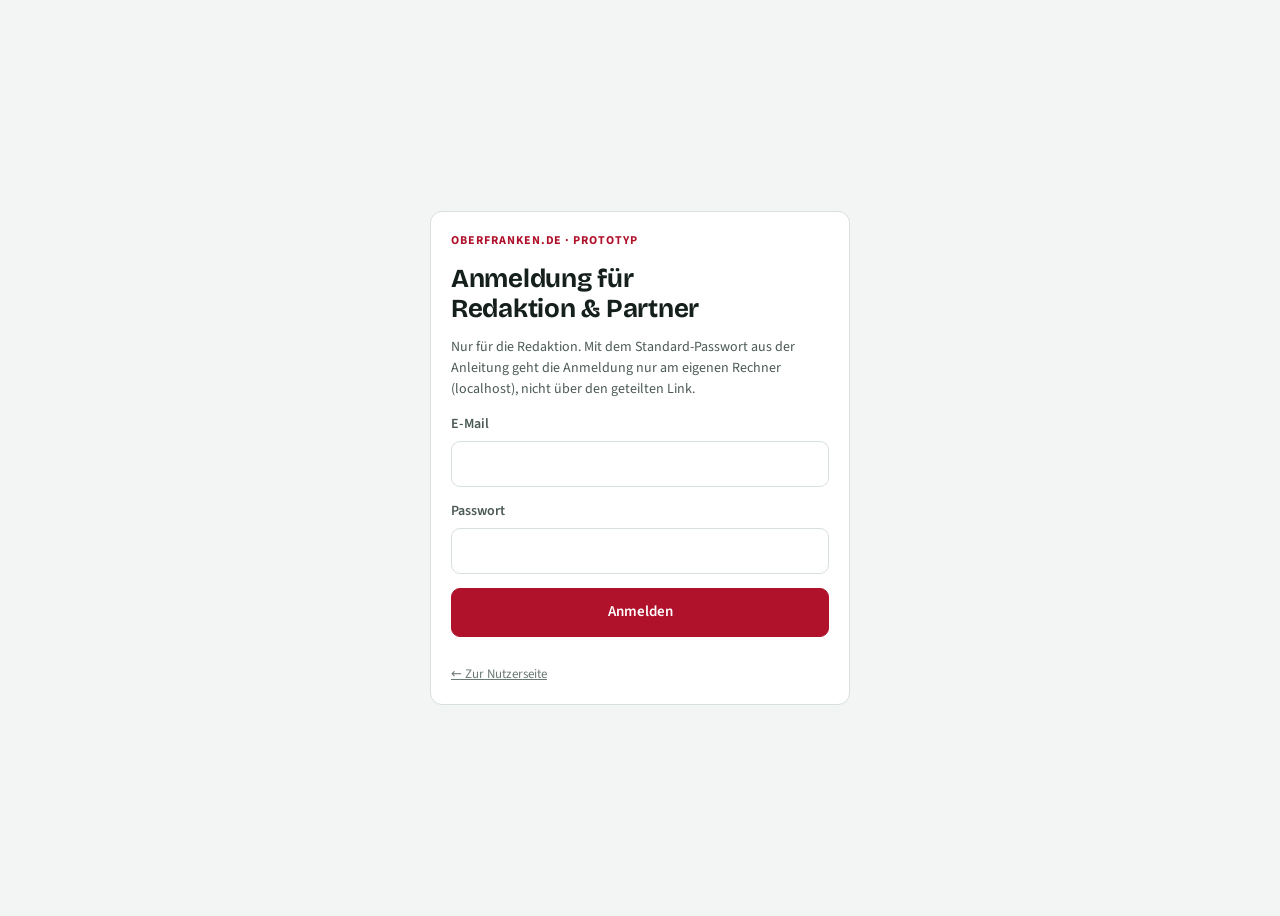
<file: static/admin.html>
<!doctype html>
<html lang="de">
<head>
<meta charset="utf-8">
<meta name="viewport" content="width=device-width,initial-scale=1">
<title>Redaktion · oberfranken.de Prototyp</title>
<link rel="stylesheet" href="/static/fonts/admin-fonts.css">
<link rel="stylesheet" href="/static/admin.css">
<style>
[hidden]{display:none!important}
.login{min-height:100vh;display:grid;place-items:center;padding:24px}
.login form{width:100%;max-width:420px}
.logline{font-family:var(--font-mono);font-size:13px;white-space:pre-wrap;background:var(--sunk);border-radius:9px;padding:12px;margin:0;max-height:260px;overflow:auto}
textarea.field{resize:vertical;font-family:var(--font-body)}
.side .logo .mark{background:var(--accent)}
</style>
</head>
<body>
<div class="login" id="v-login">
  <form class="panel" id="login-form">
    <p class="eyebrow">oberfranken.de · Prototyp</p>
    <h1 style="font-size:26px">Anmeldung für Redaktion &amp; Partner</h1>
    <p class="muted small">Nur für die Redaktion. Mit dem Standard-Passwort aus der Anleitung geht die Anmeldung nur am eigenen Rechner (localhost), nicht über den geteilten Link.</p>
    <div><label class="lbl" for="l-user">E-Mail</label><input class="field" id="l-user" type="email" autocomplete="username"></div>
    <div><label class="lbl" for="l-pass">Passwort</label><input class="field" id="l-pass" type="password" autocomplete="current-password"></div>
    <button class="btn primary block" type="submit">Anmelden</button>
    <p class="note" id="l-msg"></p>
    <a class="note" href="/">← Zur Nutzerseite</a>
  </form>
</div>
<div class="app" id="v-app" hidden>
  <aside class="side">
    <div class="logo"><span class="mark" aria-hidden="true"><svg width="16" height="16" viewBox="0 0 20 20"><path d="M10 2l2 5.5 5.5 2-5.5 2L10 17l-2-5.5L2.5 9.5l5.5-2z" fill="#fff"/></svg></span><span class="name">Redaktion</span></div>
    <nav class="snav" id="snav" aria-label="Redaktion"></nav>
    <div class="me"><span class="avatar" style="width:34px;height:34px;display:grid;place-items:center;font-weight:700;color:var(--accent)">R</span><span class="who"><b>Team Oberfranken</b><span>angemeldet</span></span></div>
  </aside>
  <main class="content" id="content"></main>
</div>
<div class="toast" id="toast" role="status" hidden></div>
<script src="/static/admin.js"></script>
</body>
</html>
</file>
<file: static/fonts/admin-fonts.css>
/* Schriften lokal (SIL Open Font License, siehe OFL-*.txt). Keine Verbindung zu Google. */
@font-face{font-family:'Bricolage Grotesque';font-style:normal;font-display:swap;font-weight:200 800;src:url(bricolage-grotesque-latin-opsz-normal.woff2) format('woff2')}
@font-face{font-family:'Source Sans 3';font-style:normal;font-display:swap;font-weight:400;src:url(source-sans-3-latin-400-normal.woff2) format('woff2')}
@font-face{font-family:'Source Sans 3';font-style:normal;font-display:swap;font-weight:600;src:url(source-sans-3-latin-600-normal.woff2) format('woff2')}
@font-face{font-family:'Source Sans 3';font-style:normal;font-display:swap;font-weight:700;src:url(source-sans-3-latin-700-normal.woff2) format('woff2')}
@font-face{font-family:'JetBrains Mono';font-style:normal;font-display:swap;font-weight:400;src:url(jetbrains-mono-latin-400-normal.woff2) format('woff2')}
@font-face{font-family:'JetBrains Mono';font-style:normal;font-display:swap;font-weight:600;src:url(jetbrains-mono-latin-600-normal.woff2) format('woff2')}
</file>
<file: static/admin.css>
/* Layout: auth = split screen (brand panel | sign-in card); app = left sidebar + content column; phone: sidebar becomes a top tab row */
:root{
  --bg:#F2F5F3; --surface:#FFFFFF; --sunk:#E9EFEC; --ink:#15201C; --ink-2:#4B5A55; --ink-3:#6B7A75;
  --line:#D8E0DC; --accent:#B0122B; --accent-ink:#FFFFFF; --accent-soft:#FBE9EC;
  --brand-1:#123F33; --brand-2:#1C6A55; --brand-3:#2F8A6F; --brand-ink:#EAF4EF; --brand-ink-2:#B9D6CA;
  --good:#2C7A4B; --good-soft:#E0F1E6; --warn:#9A6411; --warn-soft:#FBEFD9; --crit:#B23838; --crit-soft:#F8E1E1;
  --font-display:'Bricolage Grotesque','Segoe UI',system-ui,sans-serif;
  --font-body:'Source Sans 3','Segoe UI',system-ui,sans-serif;
  --font-mono:'JetBrains Mono',ui-monospace,Menlo,monospace;
  --r:12px;
}
@media (prefers-color-scheme: dark){:root:not([data-theme="light"]){
  --bg:#0F1513; --surface:#17201C; --sunk:#1E2925; --ink:#E5ECE9; --ink-2:#A4B2AD; --ink-3:#83918C;
  --line:#2A3632; --accent:#F07A8A; --accent-ink:#1A0A0D; --accent-soft:#3A1A20;
  --brand-1:#0B2A22; --brand-2:#123F33; --brand-3:#1C6A55; --brand-ink:#E5F1EB; --brand-ink-2:#A6C9BA;
  --good:#63C48A; --good-soft:#1A3326; --warn:#E3AA4C; --warn-soft:#3A2E17; --crit:#EE7F7F; --crit-soft:#3B1E1E; color-scheme:dark}}
:root[data-theme="dark"]{
  --bg:#0F1513; --surface:#17201C; --sunk:#1E2925; --ink:#E5ECE9; --ink-2:#A4B2AD; --ink-3:#83918C;
  --line:#2A3632; --accent:#F07A8A; --accent-ink:#1A0A0D; --accent-soft:#3A1A20;
  --brand-1:#0B2A22; --brand-2:#123F33; --brand-3:#1C6A55; --brand-ink:#E5F1EB; --brand-ink-2:#A6C9BA;
  --good:#63C48A; --good-soft:#1A3326; --warn:#E3AA4C; --warn-soft:#3A2E17; --crit:#EE7F7F; --crit-soft:#3B1E1E; color-scheme:dark}
*{box-sizing:border-box}
html,body{min-height:100%}
body{background:var(--bg);color:var(--ink);font-family:var(--font-body);font-size:16px;line-height:1.5;padding-inline:0;padding-block:0}
h1,h2,h3{font-family:var(--font-display);text-wrap:balance;margin:0;line-height:1.15}
h1{font-size:clamp(26px,3.4vw,34px);font-weight:700;letter-spacing:-.01em}
h2{font-size:20px;font-weight:700}
h3{font-size:16px;font-weight:600}
p{margin:0}
button,input,select{font:inherit;color:inherit}
:focus-visible{outline:2px solid var(--accent);outline-offset:2px}
.muted{color:var(--ink-2)} .small{font-size:14px} .note{font-size:13px;color:var(--ink-3)}
.mono{font-family:var(--font-mono);font-size:13px;font-variant-numeric:tabular-nums}
.eyebrow{font-size:12px;font-weight:700;letter-spacing:.08em;text-transform:uppercase;color:var(--accent)}
.btn{display:inline-flex;align-items:center;justify-content:center;gap:8px;border:1px solid var(--line);background:var(--surface);border-radius:9px;padding:9px 16px;cursor:pointer;font-weight:600;font-size:15px;text-decoration:none}
.btn:hover{border-color:var(--ink-3)}
.btn.primary{background:var(--accent);border-color:var(--accent);color:var(--accent-ink)}
.btn.primary:hover{filter:brightness(1.07)}
.btn.block{width:100%;padding:12px 16px}
.btn.sm{padding:5px 11px;font-size:14px}
.btn.ghost{background:transparent;border-color:transparent}
.btn.ghost:hover{background:var(--sunk)}
.btn.ok{background:var(--good);border-color:var(--good);color:var(--accent-ink)}
.btn.no{color:var(--crit);border-color:var(--crit);background:transparent}
.btn.danger{color:var(--crit);border-color:var(--crit);background:transparent}
.link{background:none;border:0;padding:0;color:var(--accent);font-weight:600;cursor:pointer;text-decoration:underline;text-underline-offset:3px}
.field{border:1px solid var(--line);background:var(--surface);border-radius:9px;padding:10px 12px;min-width:0;width:100%}
.field:focus{border-color:var(--accent);outline:none;box-shadow:0 0 0 3px var(--accent-soft)}
label.lbl{font-size:14px;font-weight:600;color:var(--ink-2);display:block;margin-bottom:6px}
.chips{display:flex;flex-wrap:wrap;gap:8px}
.chip{border:1px solid var(--line);background:var(--surface);border-radius:999px;padding:6px 14px;cursor:pointer;font-weight:600;font-size:14px}
.chip[aria-pressed="true"]{background:var(--accent);border-color:var(--accent);color:var(--accent-ink)}
.tag{font-size:12px;font-weight:700;padding:2px 8px;border-radius:999px;background:var(--accent-soft);color:var(--ink)}
.panel{background:var(--surface);border:1px solid var(--line);border-radius:var(--r);padding:20px;display:flex;flex-direction:column;gap:14px;min-width:0}
.toast{position:fixed;left:50%;bottom:calc(20px + env(safe-area-inset-bottom,0px));transform:translateX(-50%);background:var(--ink);color:var(--bg);padding:10px 16px;border-radius:9px;font-size:15px;max-width:calc(100% - 32px);z-index:30}
.proto{position:fixed;right:12px;bottom:calc(12px + env(safe-area-inset-bottom,0px));font-size:12px;font-weight:600;padding:4px 10px;border-radius:999px;background:var(--warn-soft);color:var(--warn);z-index:25}

/* ---------- AUTH ---------- */
.auth{min-height:100vh;display:grid;grid-template-columns:1fr minmax(380px,520px)}
.brandside{position:relative;overflow:hidden;background:linear-gradient(160deg,var(--brand-2),var(--brand-1));color:var(--brand-ink);padding:40px 48px;display:flex;flex-direction:column;gap:28px}
.brandside .logo{display:flex;align-items:center;gap:10px;font-family:var(--font-display);font-weight:800;font-size:20px}
.logo .mark{width:30px;height:30px;border-radius:8px;background:var(--brand-ink);display:grid;place-items:center}
.brandside h1{font-size:clamp(30px,4vw,48px);max-width:16ch;color:var(--brand-ink)}
.brandside p.lead{font-size:18px;color:var(--brand-ink-2);max-width:42ch}
.vprops{display:flex;flex-direction:column;gap:14px;max-width:44ch;position:relative;z-index:1}
.vprops div{display:flex;gap:12px;align-items:flex-start}
.vprops svg{flex:none;margin-top:3px}
.vprops b{display:block;color:var(--brand-ink)}
.vprops span{color:var(--brand-ink-2);font-size:15px}
.hills{position:absolute;left:0;right:0;bottom:0;width:100%;height:auto;pointer-events:none}
.authside{display:flex;align-items:center;justify-content:center;padding:32px 24px;background:var(--bg)}
.authcard{width:100%;max-width:420px;display:flex;flex-direction:column;gap:18px}
.authcard h2{font-size:26px}
.or{display:flex;align-items:center;gap:12px;color:var(--ink-3);font-size:13px}
.or::before,.or::after{content:"";flex:1;height:1px;background:var(--line)}
.trust{display:flex;gap:10px;align-items:flex-start;background:var(--sunk);border-radius:10px;padding:12px 14px;font-size:14px;color:var(--ink-2)}
details.how{border-top:1px solid var(--line);padding-top:14px}
details.how summary{cursor:pointer;font-weight:600;font-size:14px;color:var(--ink-2)}
details.how ol{margin:10px 0 0;padding-left:20px;display:flex;flex-direction:column;gap:6px;font-size:14px;color:var(--ink-2)}
.partner-line{font-size:14px;color:var(--ink-2);text-align:center}

/* onboarding stepper */
.stepper{display:flex;gap:6px}
.stepper i{flex:1;height:4px;border-radius:2px;background:var(--line)}
.stepper i.on{background:var(--accent)}
.roles{display:grid;gap:10px}
.role{display:flex;gap:12px;align-items:center;border:1px solid var(--line);background:var(--surface);border-radius:var(--r);padding:12px 14px;cursor:pointer;text-align:left}
.role[aria-pressed="true"]{border:2px solid var(--accent);background:var(--accent-soft)}
.role .ic{width:36px;height:36px;border-radius:9px;background:var(--sunk);display:grid;place-items:center;flex:none;color:var(--accent)}
.role b{display:block}
.role span{font-size:14px;color:var(--ink-2)}

/* ---------- APP SHELL ---------- */
.app{display:grid;grid-template-columns:248px 1fr;min-height:100vh}
.side{background:var(--surface);border-right:1px solid var(--line);padding:20px 14px;display:flex;flex-direction:column;gap:18px;position:sticky;top:0;height:100vh}
.side .logo{display:flex;align-items:center;gap:10px;font-family:var(--font-display);font-weight:800;font-size:18px;padding:0 8px}
.side .logo .mark{width:28px;height:28px;border-radius:7px;background:var(--accent);display:grid;place-items:center}
.snav{display:flex;flex-direction:column;gap:2px}
.snav button{display:flex;align-items:center;gap:10px;padding:9px 10px;border-radius:8px;border:0;background:none;cursor:pointer;font-weight:600;font-size:15px;color:var(--ink-2);text-align:left;width:100%}
.snav button:hover{background:var(--sunk);color:var(--ink)}
.snav button[aria-current="page"]{background:var(--accent-soft);color:var(--ink)}
.snav .count{margin-left:auto;font-size:12px;font-weight:700;background:var(--sunk);border-radius:999px;padding:0 8px;color:var(--ink-2)}
.snav-label{font-size:11px;font-weight:700;letter-spacing:.08em;text-transform:uppercase;color:var(--ink-3);padding:0 10px}
.side .me{margin-top:auto;display:flex;gap:10px;align-items:center;padding:10px;border-radius:10px;border:1px solid var(--line)}
.me .who{min-width:0}
.me .who b{display:block;font-size:14px}
.me .who span{font-size:12px;color:var(--ink-3);font-family:var(--font-mono)}
.avatar{flex:none;border-radius:50%;overflow:hidden;background:var(--accent-soft);display:block}
.content{padding:24px 32px 64px;display:flex;flex-direction:column;gap:24px;min-width:0;max-width:1180px;width:100%}
.topbar{display:flex;gap:12px;align-items:center;flex-wrap:wrap}
.search{flex:1;min-width:200px;position:relative}
.search svg{position:absolute;left:12px;top:50%;transform:translateY(-50%);color:var(--ink-3)}
.search input{padding-left:38px}
.page{display:flex;flex-direction:column;gap:24px}

/* dashboard */
.hello{display:flex;justify-content:space-between;gap:16px;flex-wrap:wrap;align-items:flex-end}
.pcard{display:grid;grid-template-columns:auto 1fr auto;gap:18px;align-items:center}
.pcard .tags{display:flex;gap:6px;flex-wrap:wrap;margin-top:6px}
.stats{display:grid;grid-template-columns:repeat(3,1fr);gap:12px}
.stat{background:var(--surface);border:1px solid var(--line);border-radius:var(--r);padding:14px 16px;display:flex;flex-direction:column;gap:2px}
.stat .n{font-family:var(--font-display);font-size:30px;font-weight:700;font-variant-numeric:tabular-nums}
.stat .l{font-size:14px;color:var(--ink-2)}
.cols{display:grid;grid-template-columns:1.5fr 1fr;gap:16px;align-items:start}
.agenda{display:flex;flex-direction:column}
.ag{display:grid;grid-template-columns:56px 1fr auto;gap:12px;align-items:center;padding:10px 0;border-bottom:1px solid var(--line)}
.ag:last-child{border-bottom:0}
.ag .d{display:flex;flex-direction:column;align-items:center;background:var(--sunk);border-radius:9px;padding:4px 0;line-height:1.1}
.ag .d small{font-size:11px;font-weight:700;text-transform:uppercase;color:var(--accent)}
.ag .d b{font-family:var(--font-display);font-size:20px}
.ag .t b{display:block;font-size:15px}
.ag .t span{font-size:13px;color:var(--ink-2)}
.sec-head{display:flex;align-items:baseline;gap:10px;justify-content:space-between;flex-wrap:wrap}
.cards{display:grid;grid-template-columns:repeat(auto-fill,minmax(250px,1fr));gap:14px}
.card{background:var(--surface);border:1px solid var(--line);border-radius:var(--r);padding:16px;display:flex;flex-direction:column;gap:8px;min-width:0}
.card .top{display:flex;justify-content:space-between;gap:8px;align-items:flex-start}
.card .meta{display:flex;gap:8px;flex-wrap:wrap;align-items:center;font-size:13px;color:var(--ink-2)}
.save{border:0;background:none;cursor:pointer;color:var(--ink-3);padding:2px;border-radius:6px}
.save[aria-pressed="true"]{color:var(--accent)}
.save:hover{background:var(--sunk)}
.ai{font-size:12px;color:var(--ink-3);display:flex;gap:6px;align-items:center}
.card .src{font-size:13px;color:var(--ink-2);margin-top:auto;padding-top:8px;border-top:1px dashed var(--line)}
.method{font-family:var(--font-mono);font-size:12px;padding:1px 6px;border:1px solid var(--line);border-radius:5px;white-space:nowrap}
.empty{color:var(--ink-2);font-size:15px;padding:16px;border:1px dashed var(--line);border-radius:var(--r)}
.ask form{display:flex;gap:8px;flex-wrap:wrap}
.ask .field{flex:1;font-size:16px}
.answer{border-left:3px solid var(--accent);padding:4px 0 4px 14px;display:flex;flex-direction:column;gap:8px}
.answer ul{margin:0;padding-left:18px;display:flex;flex-direction:column;gap:6px}

/* profile page */
.settings{display:grid;grid-template-columns:1fr 1fr;gap:16px;align-items:start}
.rowline{display:flex;justify-content:space-between;gap:12px;align-items:center;flex-wrap:wrap;padding:10px 0;border-bottom:1px solid var(--line)}
.rowline:last-child{border-bottom:0}
.stored{font-family:var(--font-mono);font-size:12px;background:var(--sunk);border-radius:9px;padding:12px;white-space:pre-wrap;word-break:break-all;margin:0}
.confirm{background:var(--crit-soft);border-radius:10px;padding:12px;display:flex;flex-direction:column;gap:10px}

/* admin */
.kpis{display:grid;grid-template-columns:repeat(4,1fr);gap:12px}
.two{display:grid;grid-template-columns:1.4fr 1fr;gap:16px;align-items:start}
.tbl-wrap{overflow-x:auto}
table{border-collapse:collapse;width:100%;font-size:14px}
th{text-align:left;font-size:12px;text-transform:uppercase;letter-spacing:.06em;color:var(--ink-3);font-weight:700;padding:8px 10px;border-bottom:1px solid var(--line);white-space:nowrap}
td{padding:9px 10px;border-bottom:1px solid var(--line);vertical-align:top}
td.num,th.num{text-align:right;font-variant-numeric:tabular-nums}
.status{display:inline-flex;align-items:center;gap:6px;font-weight:600;font-size:13px;padding:2px 9px;border-radius:999px;white-space:nowrap}
.status.ok{background:var(--good-soft);color:var(--good)}
.status.warn{background:var(--warn-soft);color:var(--warn)}
.status.err{background:var(--crit-soft);color:var(--crit)}
.flow{display:flex;gap:6px;flex-wrap:wrap;align-items:stretch}
.flow .st{flex:1;min-width:104px;background:var(--sunk);border-radius:9px;padding:10px 12px}
.flow .st b{display:block;font-family:var(--font-display);font-size:22px;font-variant-numeric:tabular-nums}
.flow .st span{font-size:13px;color:var(--ink-2)}
.flow .arr{align-self:center;color:var(--ink-3)}
.bars{display:flex;flex-direction:column;gap:10px}
.barrow{display:grid;grid-template-columns:104px 1fr 36px;gap:10px;align-items:center;font-size:14px}
.track{height:14px;background:var(--sunk);border-radius:4px;overflow:hidden}
.fill{height:100%;background:var(--accent);border-radius:0 4px 4px 0}
.barrow .v{text-align:right;font-variant-numeric:tabular-nums;font-weight:600}
.barrow:hover .fill,.barrow:focus .fill{filter:brightness(1.15)}
.queue{display:flex;flex-direction:column;gap:10px}
.qitem{border:1px solid var(--line);border-radius:var(--r);padding:12px 14px;display:flex;flex-direction:column;gap:6px;background:var(--surface);cursor:pointer;text-align:left;width:100%}
.qitem[aria-selected="true"]{border:2px solid var(--accent)}
.why{font-size:13px;font-weight:600;color:var(--warn);display:flex;gap:6px;align-items:center}
.conf{font-family:var(--font-mono);font-size:12px;color:var(--ink-2)}
.detail dl{display:grid;grid-template-columns:120px 1fr;gap:6px 12px;margin:0;font-size:14px}
.detail dt{color:var(--ink-3);font-weight:600}
.detail dd{margin:0;min-width:0}
.cmp{display:grid;grid-template-columns:1fr 1fr;gap:12px}
.cmp > div{background:var(--sunk);border-radius:9px;padding:12px;font-size:14px;min-width:0}
.actions{display:flex;gap:8px;flex-wrap:wrap}

@media (max-width:980px){.cols,.two,.settings{grid-template-columns:1fr}.kpis{grid-template-columns:repeat(2,1fr)}}
@media (max-width:860px){
  .auth{grid-template-columns:1fr}
  .brandside{padding:28px 20px 120px;gap:18px}
  .brandside .vprops{display:none}
  .app{grid-template-columns:1fr}
  .side{position:sticky;top:env(safe-area-inset-top,0px);height:auto;flex-direction:row;align-items:center;gap:8px;padding:10px 16px;border-right:0;border-bottom:1px solid var(--line);z-index:10;overflow-x:auto}
  .side .logo span.name,.snav-label,.side .me .who,.snav .count{display:none}
  .snav{flex-direction:row;gap:2px}
  .snav button{padding:8px 10px;white-space:nowrap}
  .snav button .lbltxt{display:none}
  .side .me{margin-top:0;margin-left:auto;padding:4px;border:0}
  .content{padding:20px 16px 64px}
}
@media (max-width:560px){.stats{grid-template-columns:1fr 1fr}.pcard{grid-template-columns:auto 1fr}.pcard .btn{grid-column:1/-1}.cmp{grid-template-columns:1fr}.detail dl{grid-template-columns:1fr}.barrow{grid-template-columns:86px 1fr 32px}}
@media (prefers-reduced-motion:reduce){*{transition:none!important;animation:none!important}}
</file>
